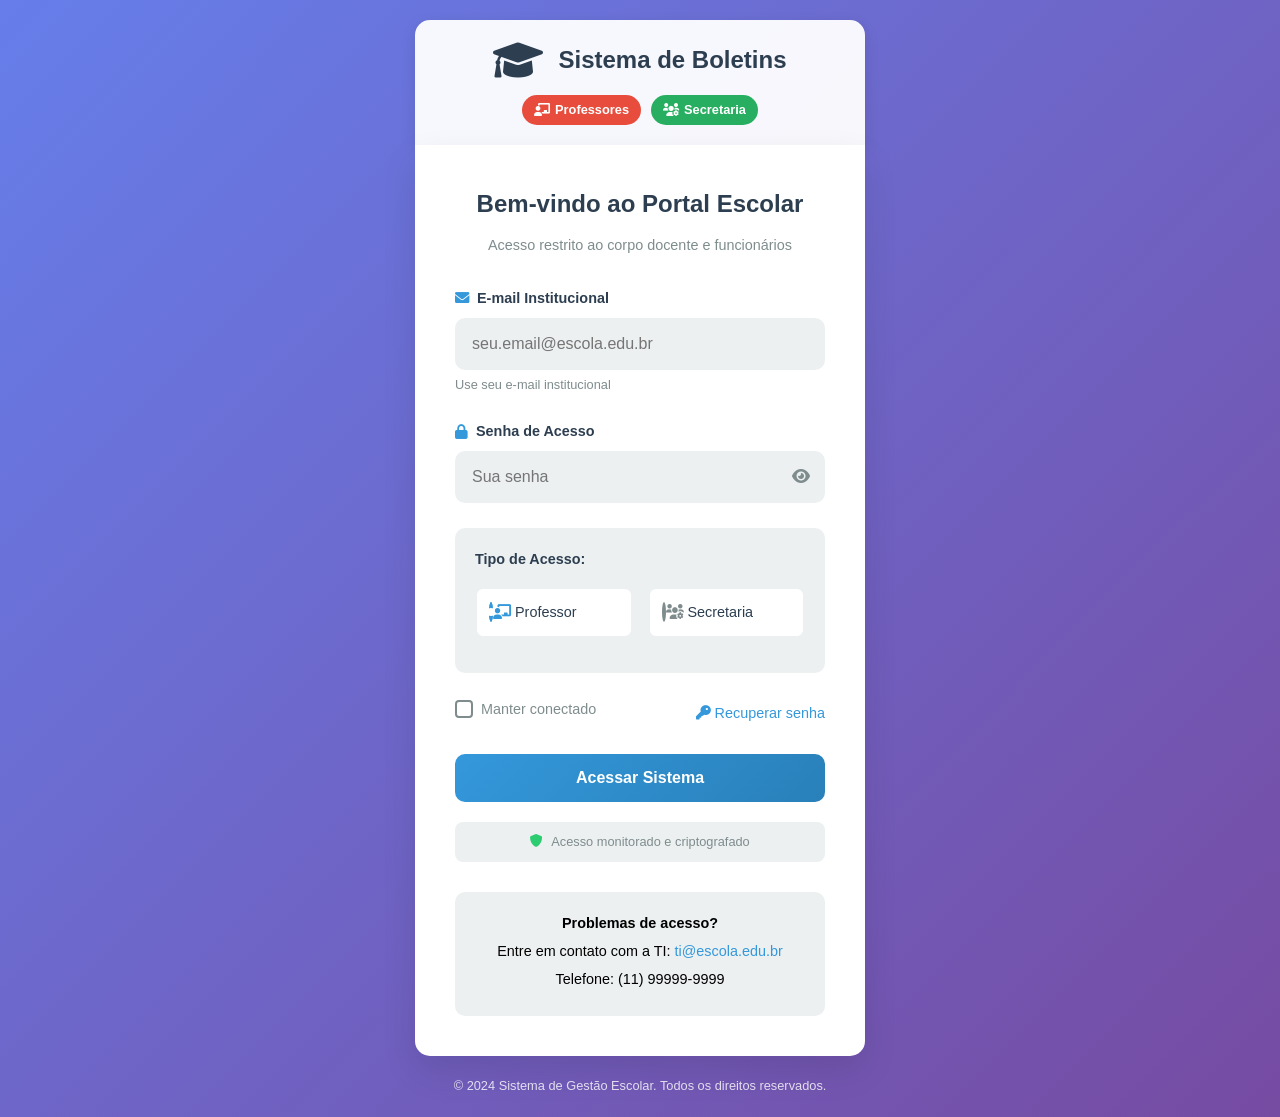
<file: index.html>
<!DOCTYPE html>
<html lang="pt-BR">
<head>
    <meta charset="UTF-8">
    <meta name="viewport" content="width=device-width, initial-scale=1.0">
    <title>Acesso Restrito - Sistema de Boletins Escolares</title>
    <link rel="stylesheet" href="style.css">
    <!-- Ícones do Font Awesome -->
    <link rel="stylesheet" href="https://cdnjs.cloudflare.com/ajax/libs/font-awesome/6.0.0/css/all.min.css">
</head>
<body>
    <div class="login-container">
        <div class="login-header">
            <div class="school-logo">
                <i class="fas fa-graduation-cap"></i>
                <h1>Sistema de Boletins</h1>
            </div>
            <div class="access-info">
                <span class="badge badge-teacher"><i class="fas fa-chalkboard-teacher"></i> Professores</span>
                <span class="badge badge-secretary"><i class="fas fa-users-cog"></i> Secretaria</span>
            </div>
        </div>

        <div class="login-box">
            <div class="welcome-message">
                <h2>Bem-vindo ao Portal Escolar</h2>
                <p>Acesso restrito ao corpo docente e funcionários</p>
            </div>
            
            <form id="loginForm" class="login-form">
                <div class="form-group">
                    <label for="email">
                        <i class="fas fa-envelope"></i>
                        E-mail Institucional
                    </label>
                    <input type="email" id="email" name="email" 
                           placeholder="seu.email@escola.edu.br" required>
                    <small class="input-help">Use seu e-mail institucional</small>
                </div>
                
                <div class="form-group">
                    <label for="password">
                        <i class="fas fa-lock"></i>
                        Senha de Acesso
                    </label>
                    <div class="password-container">
                        <input type="password" id="password" name="password" 
                               placeholder="Sua senha" required>
                        <button type="button" class="toggle-password" id="togglePassword">
                            <i class="fas fa-eye"></i>
                        </button>
                    </div>
                </div>

                <div class="user-type-selection">
                    <label>Tipo de Acesso:</label>
                    <div class="radio-group">
                        <label class="radio-option">
                            <input type="radio" name="userType" value="professor" checked>
                            <span class="radio-custom"></span>
                            <i class="fas fa-chalkboard-teacher"></i>
                            Professor
                        </label>
                        <label class="radio-option">
                            <input type="radio" name="userType" value="secretaria">
                            <span class="radio-custom"></span>
                            <i class="fas fa-users-cog"></i>
                            Secretaria
                        </label>
                    </div>
                </div>
                
                <div class="form-options">
                    <label class="remember-me">
                        <input type="checkbox" name="remember">
                        <span class="checkmark"></span>
                        Manter conectado
                    </label>
                    <a href="#" class="forgot-password">
                        <i class="fas fa-key"></i>
                        Recuperar senha
                    </a>
                </div>
                
                <button type="submit" class="login-btn" id="loginButton">
                    <span class="btn-text">Acessar Sistema</span>
                    <div class="btn-loading" style="display: none;">
                        <i class="fas fa-spinner fa-spin"></i>
                        Autenticando...
                    </div>
                </button>

                <div class="security-notice">
                    <i class="fas fa-shield-alt"></i>
                    <span>Acesso monitorado e criptografado</span>
                </div>
            </form>
            
            <div class="support-info">
                <p><strong>Problemas de acesso?</strong></p>
                <p>Entre em contato com a TI: <a href="mailto:ti@escola.edu.br">ti@escola.edu.br</a></p>
                <p>Telefone: (11) 99999-9999</p>
            </div>
        </div>

        <div class="footer">
            <p>&copy; 2024 Sistema de Gestão Escolar. Todos os direitos reservados.</p>
        </div>
    </div>

    <!-- Modal de Sucesso -->
    <div id="successModal" class="modal">
        <div class="modal-content">
            <div class="modal-icon success">
                <i class="fas fa-check-circle"></i>
            </div>
            <h3>Login Realizado com Sucesso!</h3>
            <p>Redirecionando para o sistema...</p>
        </div>
    </div>

    <script src="script.js"></script>
</body>
</html>
</file>
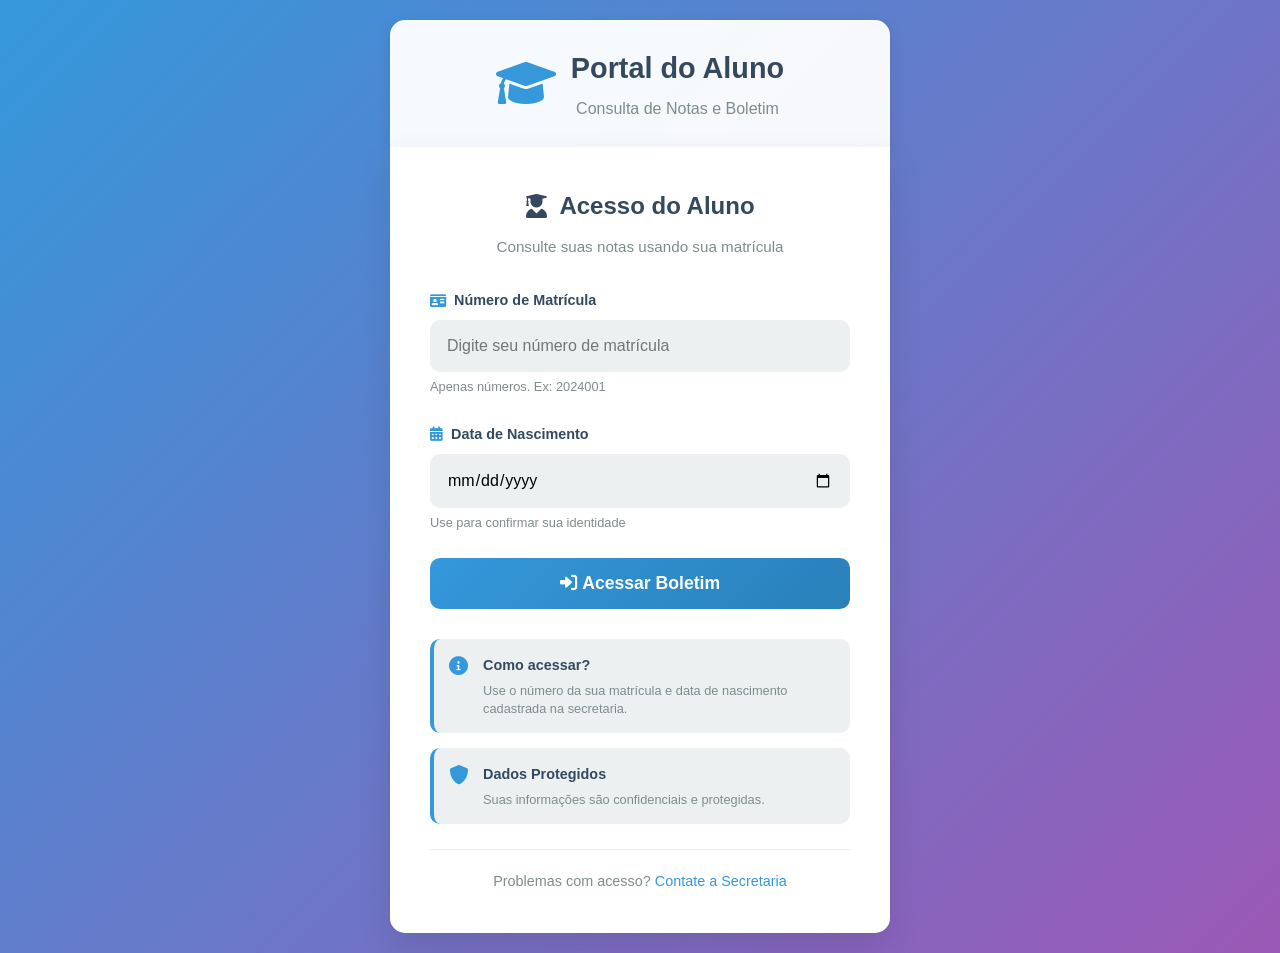
<file: aluno-login.html>
<!DOCTYPE html>
<html lang="pt-BR">
<head>
    <meta charset="UTF-8">
    <meta name="viewport" content="width=device-width, initial-scale=1.0">
    <title>Portal do Aluno - Consulta de Notas</title>
    <link rel="stylesheet" href="aluno-style.css">
    <link rel="stylesheet" href="https://cdnjs.cloudflare.com/ajax/libs/font-awesome/6.0.0/css/all.min.css">
</head>
<body>
    <div class="student-container">
        <div class="student-header">
            <div class="school-info">
                <i class="fas fa-graduation-cap"></i>
                <div>
                    <h1>Portal do Aluno</h1>
                    <p>Consulta de Notas e Boletim</p>
                </div>
            </div>
        </div>

        <div class="student-login-box">
            <div class="welcome-section">
                <h2><i class="fas fa-user-graduate"></i> Acesso do Aluno</h2>
                <p>Consulte suas notas usando sua matrícula</p>
            </div>
            
            <form id="studentLoginForm" class="student-form">
                <div class="form-group">
                    <label for="matricula">
                        <i class="fas fa-id-card"></i>
                        Número de Matrícula
                    </label>
                    <input type="text" id="matricula" name="matricula" 
                           placeholder="Digite seu número de matrícula" 
                           pattern="[0-9]+" required maxlength="20">
                    <small class="input-help">Apenas números. Ex: 2024001</small>
                </div>
                
                <div class="form-group">
                    <label for="dataNascimento">
                        <i class="fas fa-calendar-alt"></i>
                        Data de Nascimento
                    </label>
                    <input type="date" id="dataNascimento" name="dataNascimento" required>
                    <small class="input-help">Use para confirmar sua identidade</small>
                </div>

                <button type="submit" class="student-btn" id="accessButton">
                    <span class="btn-text">
                        <i class="fas fa-sign-in-alt"></i>
                        Acessar Boletim
                    </span>
                    <div class="btn-loading" style="display: none;">
                        <i class="fas fa-spinner fa-spin"></i>
                        Verificando...
                    </div>
                </button>
            </form>

            <div class="student-info">
                <div class="info-card">
                    <i class="fas fa-info-circle"></i>
                    <div>
                        <h4>Como acessar?</h4>
                        <p>Use o número da sua matrícula e data de nascimento cadastrada na secretaria.</p>
                    </div>
                </div>
                
                <div class="info-card">
                    <i class="fas fa-shield-alt"></i>
                    <div>
                        <h4>Dados Protegidos</h4>
                        <p>Suas informações são confidenciais e protegidas.</p>
                    </div>
                </div>
            </div>

            <div class="support-link">
                <p>Problemas com acesso? <a href="mailto:secretaria@escola.edu.br">Contate a Secretaria</a></p>
            </div>
        </div>
    </div>

    <script src="aluno-script.js"></script>
</body>
</html>
</file>
<file: style.css>
* {
    margin: 0;
    padding: 0;
    box-sizing: border-box;
}

:root {
    --primary-color: #2c3e50;
    --secondary-color: #3498db;
    --teacher-color: #e74c3c;
    --secretary-color: #27ae60;
    --success-color: #2ecc71;
    --warning-color: #f39c12;
    --danger-color: #e74c3c;
    --gray-light: #ecf0f1;
    --gray-dark: #7f8c8d;
}

body {
    font-family: 'Segoe UI', Tahoma, Geneva, Verdana, sans-serif;
    background: linear-gradient(135deg, #667eea 0%, #764ba2 100%);
    min-height: 100vh;
    display: flex;
    align-items: center;
    justify-content: center;
    padding: 20px;
    line-height: 1.6;
}

.login-container {
    width: 100%;
    max-width: 450px;
}

.login-header {
    background: rgba(255, 255, 255, 0.95);
    padding: 20px;
    border-radius: 15px 15px 0 0;
    text-align: center;
    box-shadow: 0 5px 15px rgba(0, 0, 0, 0.1);
}

.school-logo {
    display: flex;
    align-items: center;
    justify-content: center;
    gap: 15px;
    margin-bottom: 15px;
}

.school-logo i {
    font-size: 2.5rem;
    color: var(--primary-color);
}

.school-logo h1 {
    color: var(--primary-color);
    font-size: 1.5rem;
}

.access-info {
    display: flex;
    justify-content: center;
    gap: 10px;
    flex-wrap: wrap;
}

.badge {
    padding: 5px 12px;
    border-radius: 20px;
    font-size: 0.8rem;
    font-weight: 600;
    display: flex;
    align-items: center;
    gap: 5px;
}

.badge-teacher {
    background: var(--teacher-color);
    color: white;
}

.badge-secretary {
    background: var(--secretary-color);
    color: white;
}

.login-box {
    background: white;
    padding: 40px;
    border-radius: 0 0 15px 15px;
    box-shadow: 0 15px 35px rgba(0, 0, 0, 0.1);
}

.welcome-message {
    text-align: center;
    margin-bottom: 30px;
}

.welcome-message h2 {
    color: var(--primary-color);
    margin-bottom: 10px;
    font-size: 1.5rem;
}

.welcome-message p {
    color: var(--gray-dark);
    font-size: 0.9rem;
}

.form-group {
    margin-bottom: 25px;
}

label {
    display: flex;
    align-items: center;
    gap: 8px;
    margin-bottom: 8px;
    color: var(--primary-color);
    font-weight: 600;
    font-size: 0.9rem;
}

label i {
    color: var(--secondary-color);
}

input[type="email"],
input[type="password"],
input[type="text"] {
    width: 100%;
    padding: 15px;
    border: 2px solid var(--gray-light);
    border-radius: 10px;
    font-size: 1rem;
    transition: all 0.3s ease;
    background: var(--gray-light);
}

input[type="email"]:focus,
input[type="password"]:focus,
input[type="text"]:focus {
    outline: none;
    border-color: var(--secondary-color);
    background: white;
    box-shadow: 0 0 0 3px rgba(52, 152, 219, 0.1);
}

.input-help {
    display: block;
    margin-top: 5px;
    color: var(--gray-dark);
    font-size: 0.8rem;
}

.password-container {
    position: relative;
}

.toggle-password {
    position: absolute;
    right: 15px;
    top: 50%;
    transform: translateY(-50%);
    background: none;
    border: none;
    color: var(--gray-dark);
    cursor: pointer;
    font-size: 1rem;
}

.toggle-password:hover {
    color: var(--primary-color);
}

.user-type-selection {
    margin-bottom: 25px;
    padding: 20px;
    background: var(--gray-light);
    border-radius: 10px;
}

.user-type-selection label {
    display: block;
    margin-bottom: 15px;
}

.radio-group {
    display: grid;
    grid-template-columns: 1fr 1fr;
    gap: 15px;
}

.radio-option {
    display: flex;
    align-items: center;
    gap: 10px;
    padding: 12px;
    background: white;
    border: 2px solid var(--gray-light);
    border-radius: 8px;
    cursor: pointer;
    transition: all 0.3s ease;
    font-weight: normal;
}

.radio-option:hover {
    border-color: var(--secondary-color);
}

.radio-option input[type="radio"] {
    display: none;
}

.radio-custom {
    width: 18px;
    height: 18px;
    border: 2px solid var(--gray-dark);
    border-radius: 50%;
    position: relative;
    transition: all 0.3s ease;
}

.radio-option input[type="radio"]:checked + .radio-custom {
    border-color: var(--secondary-color);
    background: var(--secondary-color);
}

.radio-option input[type="radio"]:checked + .radio-custom::after {
    content: '';
    width: 8px;
    height: 8px;
    background: white;
    border-radius: 50%;
    position: absolute;
    top: 50%;
    left: 50%;
    transform: translate(-50%, -50%);
}

.radio-option i {
    color: var(--gray-dark);
}

.radio-option input[type="radio"]:checked ~ i {
    color: var(--secondary-color);
}

.form-options {
    display: flex;
    justify-content: space-between;
    align-items: center;
    margin-bottom: 25px;
    font-size: 0.9rem;
}

.remember-me {
    display: flex;
    align-items: center;
    gap: 8px;
    color: var(--gray-dark);
    cursor: pointer;
    font-weight: normal;
}

.remember-me input {
    display: none;
}

.checkmark {
    width: 18px;
    height: 18px;
    border: 2px solid var(--gray-dark);
    border-radius: 4px;
    position: relative;
    transition: all 0.3s ease;
}

.remember-me input:checked + .checkmark {
    background: var(--secondary-color);
    border-color: var(--secondary-color);
}

.remember-me input:checked + .checkmark::after {
    content: '✓';
    color: white;
    position: absolute;
    top: 50%;
    left: 50%;
    transform: translate(-50%, -50%);
    font-size: 12px;
}

.forgot-password {
    color: var(--secondary-color);
    text-decoration: none;
    display: flex;
    align-items: center;
    gap: 5px;
}

.forgot-password:hover {
    text-decoration: underline;
}

.login-btn {
    width: 100%;
    padding: 15px;
    background: linear-gradient(135deg, var(--secondary-color) 0%, #2980b9 100%);
    color: white;
    border: none;
    border-radius: 10px;
    font-size: 1rem;
    font-weight: 600;
    cursor: pointer;
    transition: all 0.3s ease;
    position: relative;
    overflow: hidden;
}

.login-btn:hover {
    transform: translateY(-2px);
    box-shadow: 0 5px 15px rgba(52, 152, 219, 0.4);
}

.login-btn:active {
    transform: translateY(0);
}

.btn-loading {
    display: flex;
    align-items: center;
    justify-content: center;
    gap: 10px;
}

.security-notice {
    display: flex;
    align-items: center;
    justify-content: center;
    gap: 8px;
    margin-top: 20px;
    padding: 10px;
    background: var(--gray-light);
    border-radius: 8px;
    font-size: 0.8rem;
    color: var(--gray-dark);
}

.security-notice i {
    color: var(--success-color);
}

.support-info {
    margin-top: 30px;
    padding: 20px;
    background: var(--gray-light);
    border-radius: 10px;
    text-align: center;
    font-size: 0.9rem;
}

.support-info p {
    margin-bottom: 5px;
}

.support-info a {
    color: var(--secondary-color);
    text-decoration: none;
}

.support-info a:hover {
    text-decoration: underline;
}

.footer {
    text-align: center;
    margin-top: 20px;
    color: white;
    font-size: 0.8rem;
    opacity: 0.8;
}

/* Modal */
.modal {
    display: none;
    position: fixed;
    top: 0;
    left: 0;
    width: 100%;
    height: 100%;
    background: rgba(0, 0, 0, 0.5);
    z-index: 1000;
    align-items: center;
    justify-content: center;
}

.modal-content {
    background: white;
    padding: 40px;
    border-radius: 15px;
    text-align: center;
    max-width: 400px;
    width: 90%;
    box-shadow: 0 20px 40px rgba(0, 0, 0, 0.2);
}

.modal-icon {
    font-size: 4rem;
    margin-bottom: 20px;
}

.modal-icon.success {
    color: var(--success-color);
}

.modal h3 {
    color: var(--primary-color);
    margin-bottom: 10px;
}

.modal p {
    color: var(--gray-dark);
}

/* Responsividade */
@media (max-width: 480px) {
    .login-box {
        padding: 30px 20px;
    }
    
    .form-options {
        flex-direction: column;
        gap: 15px;
        align-items: flex-start;
    }
    
    .radio-group {
        grid-template-columns: 1fr;
    }
    
    .school-logo {
        flex-direction: column;
        gap: 10px;
    }
}
</file>
<file: aluno-style.css>
* {
    margin: 0;
    padding: 0;
    box-sizing: border-box;
}

:root {
    --student-primary: #3498db;
    --student-secondary: #2980b9;
    --student-accent: #9b59b6;
    --student-success: #27ae60;
    --student-warning: #f39c12;
    --student-light: #ecf0f1;
    --student-dark: #34495e;
    --student-gray: #7f8c8d;
}

body {
    font-family: 'Segoe UI', Tahoma, Geneva, Verdana, sans-serif;
    background: linear-gradient(135deg, #3498db 0%, #9b59b6 100%);
    min-height: 100vh;
    display: flex;
    align-items: center;
    justify-content: center;
    padding: 20px;
    line-height: 1.6;
}

.student-container {
    width: 100%;
    max-width: 500px;
}

.student-header {
    background: rgba(255, 255, 255, 0.95);
    padding: 25px;
    border-radius: 15px 15px 0 0;
    text-align: center;
    box-shadow: 0 5px 15px rgba(0, 0, 0, 0.1);
    margin-bottom: 0;
}

.school-info {
    display: flex;
    align-items: center;
    justify-content: center;
    gap: 15px;
}

.school-info i {
    font-size: 3rem;
    color: var(--student-primary);
}

.school-info h1 {
    color: var(--student-dark);
    font-size: 1.8rem;
    margin-bottom: 5px;
}

.school-info p {
    color: var(--student-gray);
    font-size: 1rem;
}

.student-login-box {
    background: white;
    padding: 40px;
    border-radius: 0 0 15px 15px;
    box-shadow: 0 15px 35px rgba(0, 0, 0, 0.1);
}

.welcome-section {
    text-align: center;
    margin-bottom: 30px;
}

.welcome-section h2 {
    color: var(--student-dark);
    margin-bottom: 10px;
    font-size: 1.5rem;
    display: flex;
    align-items: center;
    justify-content: center;
    gap: 10px;
}

.welcome-section p {
    color: var(--student-gray);
    font-size: 0.95rem;
}

.student-form {
    margin-bottom: 30px;
}

.form-group {
    margin-bottom: 25px;
}

label {
    display: flex;
    align-items: center;
    gap: 8px;
    margin-bottom: 8px;
    color: var(--student-dark);
    font-weight: 600;
    font-size: 0.9rem;
}

label i {
    color: var(--student-primary);
}

input[type="text"],
input[type="date"] {
    width: 100%;
    padding: 15px;
    border: 2px solid var(--student-light);
    border-radius: 10px;
    font-size: 1rem;
    transition: all 0.3s ease;
    background: var(--student-light);
    font-family: inherit;
}

input[type="text"]:focus,
input[type="date"]:focus {
    outline: none;
    border-color: var(--student-primary);
    background: white;
    box-shadow: 0 0 0 3px rgba(52, 152, 219, 0.1);
}

.input-help {
    display: block;
    margin-top: 5px;
    color: var(--student-gray);
    font-size: 0.8rem;
}

.student-btn {
    width: 100%;
    padding: 15px;
    background: linear-gradient(135deg, var(--student-primary) 0%, var(--student-secondary) 100%);
    color: white;
    border: none;
    border-radius: 10px;
    font-size: 1.1rem;
    font-weight: 600;
    cursor: pointer;
    transition: all 0.3s ease;
    position: relative;
    overflow: hidden;
}

.student-btn:hover {
    transform: translateY(-2px);
    box-shadow: 0 5px 15px rgba(52, 152, 219, 0.4);
}

.student-btn:active {
    transform: translateY(0);
}

.btn-loading {
    display: flex;
    align-items: center;
    justify-content: center;
    gap: 10px;
}

.student-info {
    display: grid;
    gap: 15px;
    margin-bottom: 25px;
}

.info-card {
    display: flex;
    align-items: flex-start;
    gap: 15px;
    padding: 15px;
    background: var(--student-light);
    border-radius: 10px;
    border-left: 4px solid var(--student-primary);
}

.info-card i {
    color: var(--student-primary);
    font-size: 1.2rem;
    margin-top: 2px;
}

.info-card h4 {
    color: var(--student-dark);
    margin-bottom: 5px;
    font-size: 0.9rem;
}

.info-card p {
    color: var(--student-gray);
    font-size: 0.8rem;
    line-height: 1.4;
}

.support-link {
    text-align: center;
    padding-top: 20px;
    border-top: 1px solid var(--student-light);
}

.support-link p {
    color: var(--student-gray);
    font-size: 0.9rem;
}

.support-link a {
    color: var(--student-primary);
    text-decoration: none;
    font-weight: 500;
}

.support-link a:hover {
    text-decoration: underline;
}

/* Dashboard do Aluno */
.student-dashboard {
    display: none;
    background: white;
    padding: 30px;
    border-radius: 15px;
    box-shadow: 0 15px 35px rgba(0, 0, 0, 0.1);
}

.dashboard-header {
    display: flex;
    justify-content: space-between;
    align-items: center;
    margin-bottom: 30px;
    padding-bottom: 20px;
    border-bottom: 2px solid var(--student-light);
}

.student-welcome h2 {
    color: var(--student-dark);
    margin-bottom: 5px;
}

.student-info-badge {
    background: var(--student-primary);
    color: white;
    padding: 8px 15px;
    border-radius: 20px;
    font-size: 0.9rem;
    font-weight: 600;
}

.logout-btn {
    background: var(--student-light);
    color: var(--student-dark);
    border: none;
    padding: 10px 20px;
    border-radius: 8px;
    cursor: pointer;
    font-weight: 500;
    transition: all 0.3s ease;
}

.logout-btn:hover {
    background: #e74c3c;
    color: white;
}

/* Responsividade */
@media (max-width: 480px) {
    .student-login-box {
        padding: 30px 20px;
    }
    
    .school-info {
        flex-direction: column;
        text-align: center;
    }
    
    .dashboard-header {
        flex-direction: column;
        gap: 15px;
        text-align: center;
    }
}
</file>
